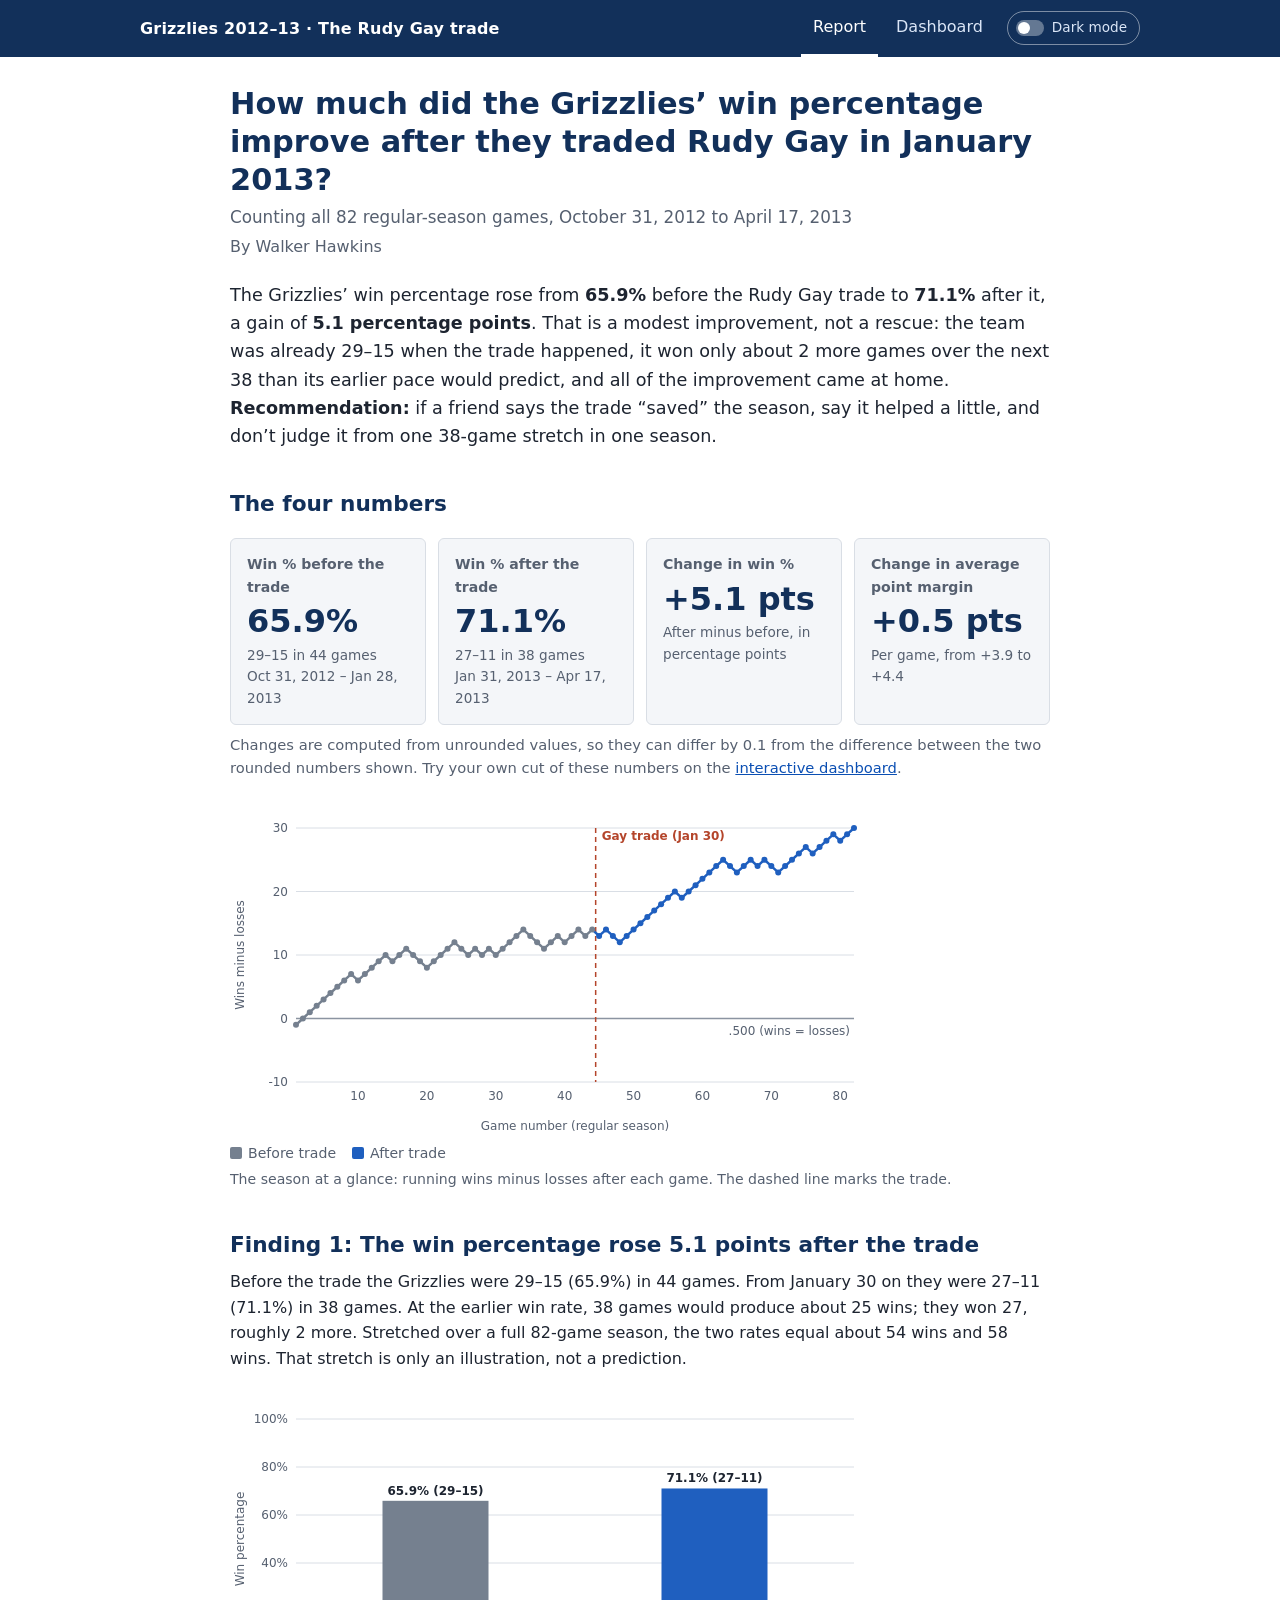
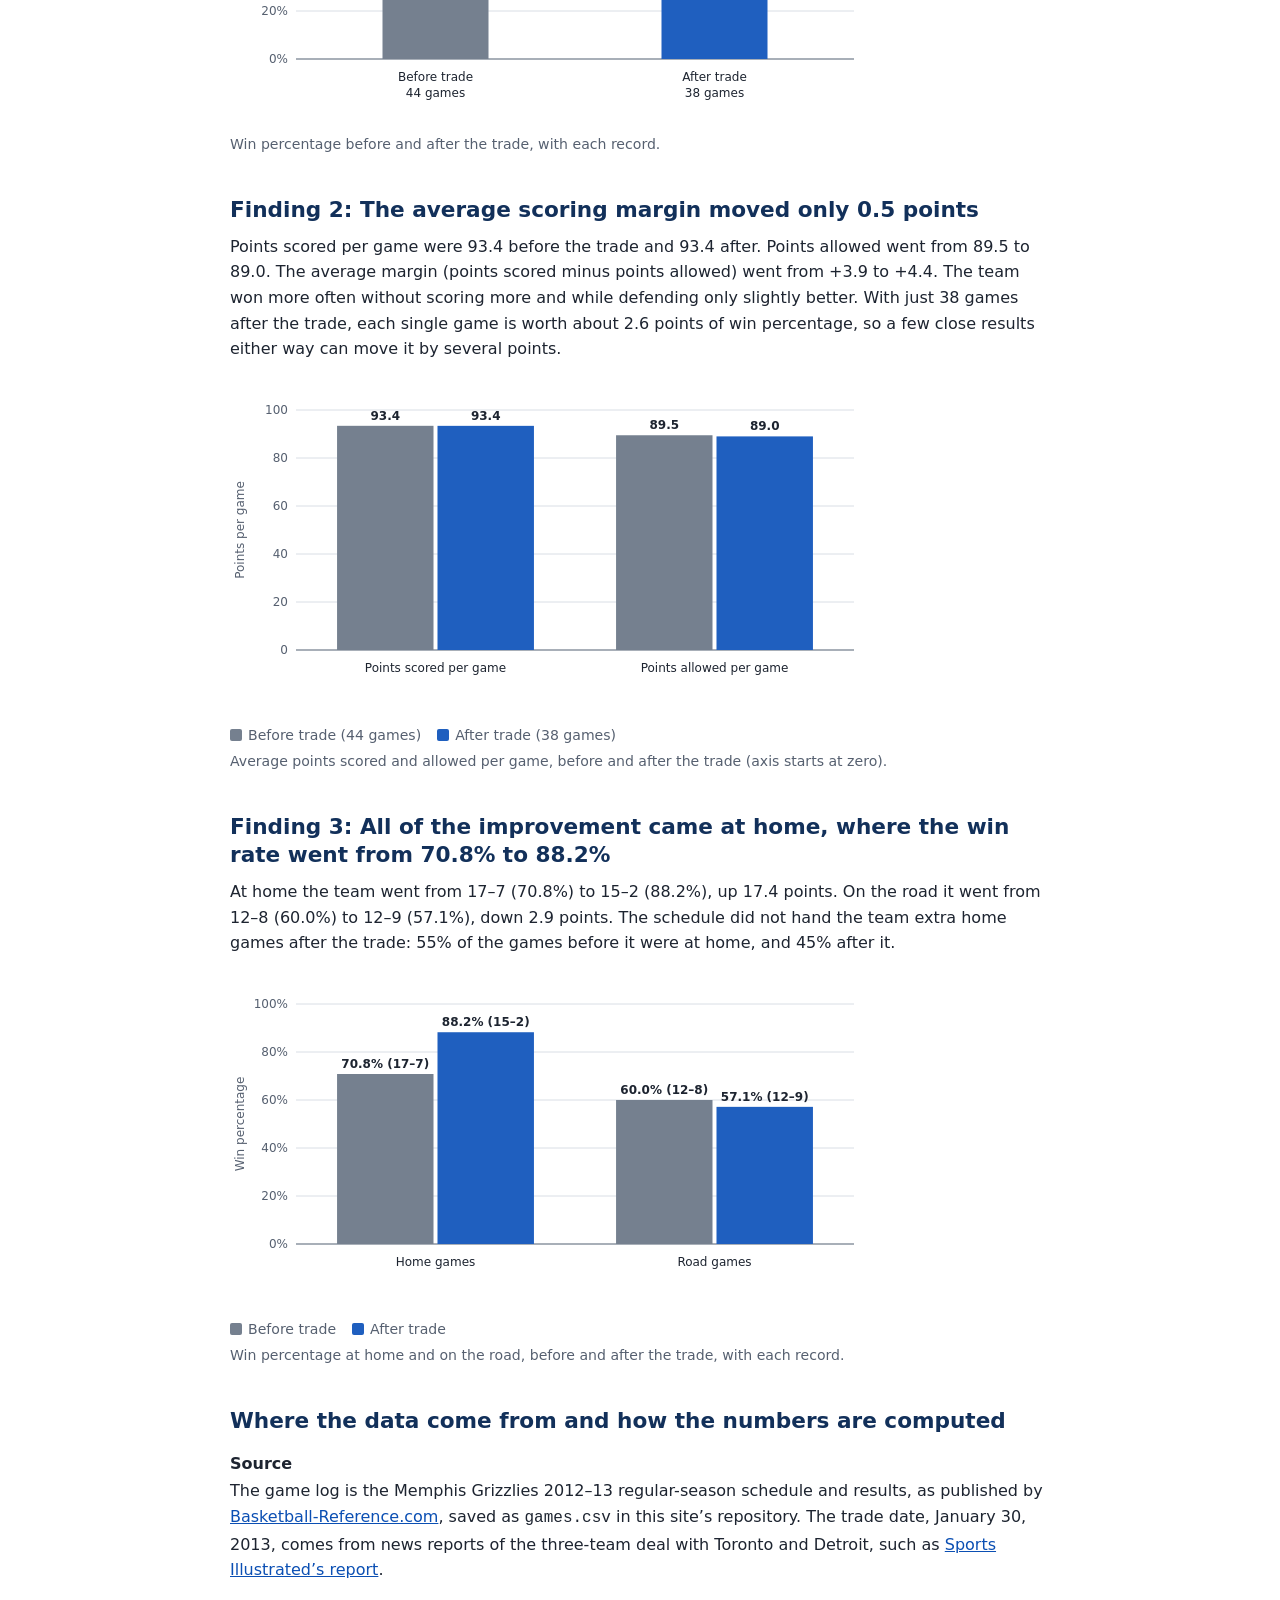
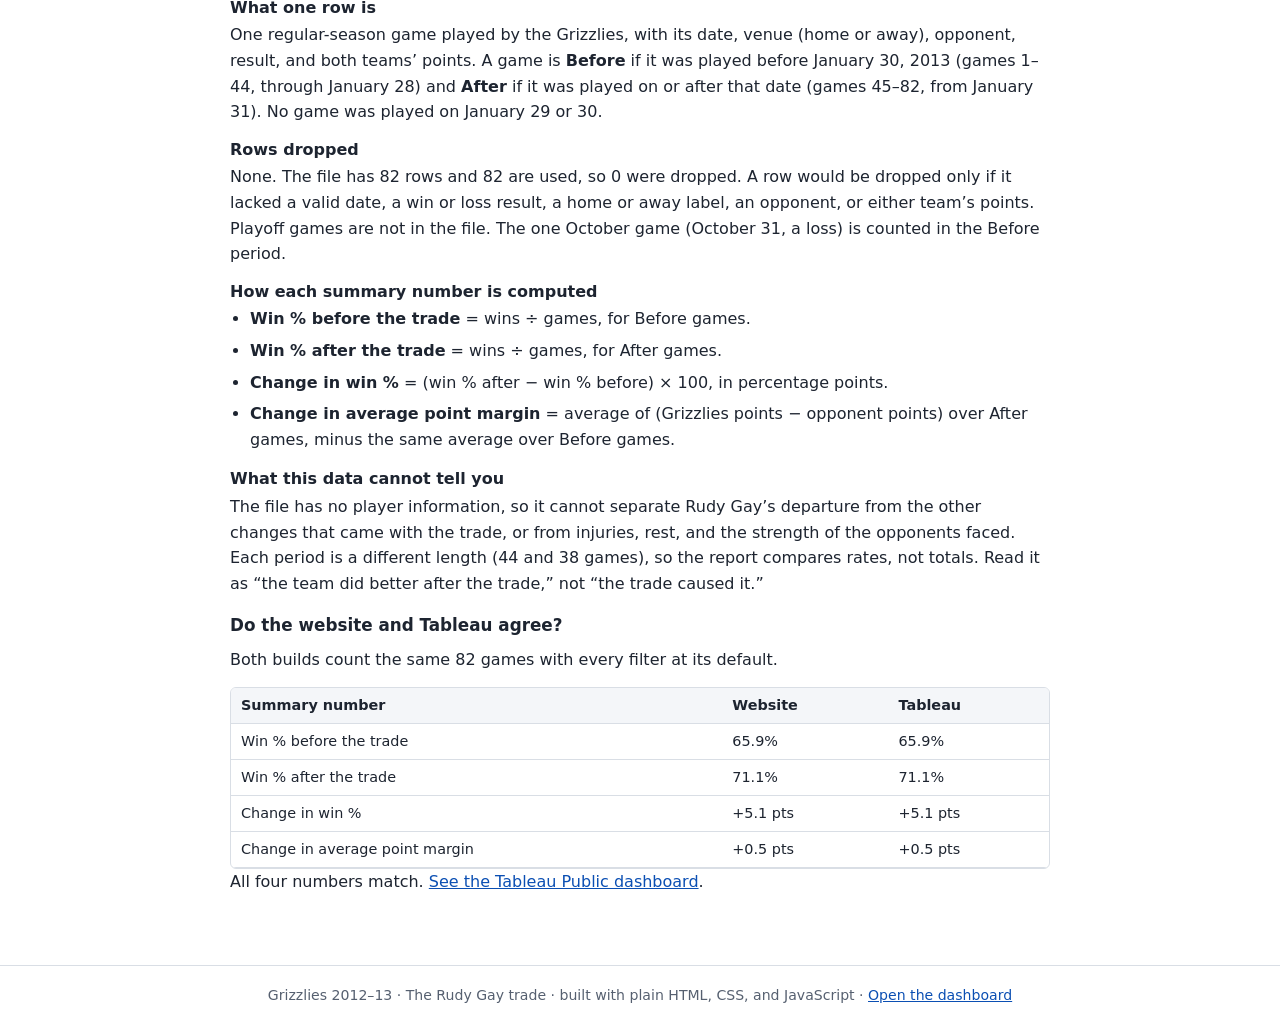
<file: index.html>
<!doctype html>
<html lang="en">
<head>
  <meta charset="utf-8">
  <meta name="viewport" content="width=device-width, initial-scale=1">
  <title>Did the Rudy Gay trade help the Grizzlies? 2012–13 report</title>
  <meta name="description" content="How much did the Grizzlies’ win percentage improve after they traded Rudy Gay in January 2013? All 82 regular-season games, Oct 31, 2012 to Apr 17, 2013.">
  <link rel="icon" href="data:,">
  <script>
    (function () {
      var t = null;
      try { t = localStorage.getItem("theme"); } catch (e) {}
      if (t !== "dark" && t !== "light") {
        t = window.matchMedia && matchMedia("(prefers-color-scheme: dark)").matches ? "dark" : "light";
      }
      document.documentElement.setAttribute("data-theme", t);
      document.documentElement.className += " js";
    })();
  </script>
  <link rel="stylesheet" href="style.css">
</head>
<body>
  <nav class="nav" aria-label="Main">
    <div class="nav-inner">
      <span class="brand">Grizzlies 2012–13 · The Rudy Gay trade</span>
      <ul>
        <li><a href="index.html" aria-current="page">Report</a></li>
        <li><a href="dashboard.html">Dashboard</a></li>
        <li><button type="button" id="theme-toggle" class="theme-toggle" role="switch" aria-checked="false"><span class="knob" aria-hidden="true"></span>Dark mode</button></li>
      </ul>
    </div>
  </nav>

  <main>
    <div id="load-error" class="error" hidden></div>

    <h1>
      How much did the Grizzlies’ win percentage improve after they traded Rudy Gay in January 2013?
      <span class="sub">Counting all 82 regular-season games, October 31, 2012 to April 17, 2013</span>
    </h1>
    <p class="byline">By Walker Hawkins</p>

    <p class="lead">
      The Grizzlies’ win percentage rose from <strong><span data-bind="beforePct">…</span></strong> before the Rudy Gay trade to
      <strong><span data-bind="afterPct">…</span></strong> after it, a gain of <strong><span data-bind="winChangeAbs">…</span> percentage points</strong>.
      That is a modest improvement, not a rescue: the team was already <span data-bind="beforeRecord">…</span> when the trade happened,
      it won only about <span data-bind="excessWins">…</span> more games over the next <span data-bind="afterN">…</span> than its earlier pace would predict,
      and all of the improvement came at home.
      <strong>Recommendation:</strong> if a friend says the trade “saved” the season, say it helped a little, and don’t judge it
      from one <span data-bind="afterN">…</span>-game stretch in one season.
    </p>

    <h2>The four numbers</h2>
    <div class="stats">
      <div class="stat">
        <div class="label">Win % before the trade</div>
        <div class="value" data-bind="beforePct" data-count>…</div>
        <div class="sub"><span data-bind="beforeRecord"></span> in <span data-bind="beforeN"></span> games<br><span data-bind="beforeRange"></span></div>
      </div>
      <div class="stat">
        <div class="label">Win % after the trade</div>
        <div class="value" data-bind="afterPct" data-count>…</div>
        <div class="sub"><span data-bind="afterRecord"></span> in <span data-bind="afterN"></span> games<br><span data-bind="afterRange"></span></div>
      </div>
      <div class="stat">
        <div class="label">Change in win %</div>
        <div class="value"><span data-bind="winChange" data-count>…</span> pts</div>
        <div class="sub">After minus before, in percentage points</div>
      </div>
      <div class="stat">
        <div class="label">Change in average point margin</div>
        <div class="value"><span data-bind="marginChange" data-count>…</span> pts</div>
        <div class="sub">Per game, from <span data-bind="beforeMargin"></span> to <span data-bind="afterMargin"></span></div>
      </div>
    </div>
    <p class="note">Changes are computed from unrounded values, so they can differ by 0.1 from the difference between the two rounded numbers shown.
      Try your own cut of these numbers on the <a href="dashboard.html">interactive dashboard</a>.</p>

    <figure class="chart-box">
      <div class="chart" id="chart-season"></div>
      <figcaption>The season at a glance: running wins minus losses after each game. The dashed line marks the trade.</figcaption>
    </figure>

    <section class="finding reveal">
    <h2>Finding 1: The win percentage rose <span data-bind="winChangeAbs">…</span> points after the trade</h2>
    <p>
      Before the trade the Grizzlies were <span data-bind="beforeRecord">…</span> (<span data-bind="beforePct">…</span>) in <span data-bind="beforeN">…</span> games.
      From January 30 on they were <span data-bind="afterRecord">…</span> (<span data-bind="afterPct">…</span>) in <span data-bind="afterN">…</span> games.
      At the earlier win rate, <span data-bind="afterN">…</span> games would produce about <span data-bind="expectedWins">…</span> wins; they won <span data-bind="actualWins">…</span>,
      roughly <span data-bind="excessWins">…</span> more. Stretched over a full 82-game season, the two rates equal about
      <span data-bind="paceBefore">…</span> wins and <span data-bind="paceAfter">…</span> wins. That stretch is only an illustration, not a prediction.
    </p>
    <figure class="chart-box">
      <div class="chart" id="chart-win"></div>
      <figcaption>Win percentage before and after the trade, with each record.</figcaption>
    </figure>
    </section>

    <section class="finding reveal">
    <h2>Finding 2: The average scoring margin moved only <span data-bind="marginChangeAbs">…</span> points</h2>
    <p>
      Points scored per game were <span data-bind="beforePF">…</span> before the trade and <span data-bind="afterPF">…</span> after.
      Points allowed went from <span data-bind="beforePA">…</span> to <span data-bind="afterPA">…</span>.
      The average margin (points scored minus points allowed) went from <span data-bind="beforeMargin">…</span> to <span data-bind="afterMargin">…</span>.
      The team won more often without scoring more and while defending only slightly better. With just <span data-bind="afterN">…</span> games after the trade,
      each single game is worth about <span data-bind="onePct">…</span> points of win percentage, so a few close results either way can move it by several points.
    </p>
    <figure class="chart-box">
      <div class="chart" id="chart-points"></div>
      <figcaption>Average points scored and allowed per game, before and after the trade (axis starts at zero).</figcaption>
    </figure>
    </section>

    <section class="finding reveal">
    <h2>Finding 3: All of the improvement came at home, where the win rate went from <span data-bind="homeBeforePct">…</span> to <span data-bind="homeAfterPct">…</span></h2>
    <p>
      At home the team went from <span data-bind="homeBeforeRec">…</span> (<span data-bind="homeBeforePct">…</span>) to <span data-bind="homeAfterRec">…</span>
      (<span data-bind="homeAfterPct">…</span>), up <span data-bind="homeChangeAbs">…</span> points. On the road it went from
      <span data-bind="awayBeforeRec">…</span> (<span data-bind="awayBeforePct">…</span>) to <span data-bind="awayAfterRec">…</span>
      (<span data-bind="awayAfterPct">…</span>), down <span data-bind="awayChangeAbs">…</span> points. The schedule did not hand the team extra home games after
      the trade: <span data-bind="homeShareBefore">…</span> of the games before it were at home, and <span data-bind="homeShareAfter">…</span> after it.
    </p>
    <figure class="chart-box">
      <div class="chart" id="chart-venue"></div>
      <figcaption>Win percentage at home and on the road, before and after the trade, with each record.</figcaption>
    </figure>
    </section>

    <section class="method" id="data">
      <h2>Where the data come from and how the numbers are computed</h2>
      <dl>
        <dt>Source</dt>
        <dd>The game log is the Memphis Grizzlies 2012–13 regular-season schedule and results, as published by
          <a href="https://www.basketball-reference.com/">Basketball-Reference.com</a>, saved as <code>games.csv</code> in this site’s repository.
          The trade date, January 30, 2013, comes from news reports of the three-team deal with Toronto and Detroit, such as
          <a href="https://www.si.com/nba/2013/01/30/rudy-gay-memphis-grizzlies-toronto-raptors-detroit-pistons">Sports Illustrated’s report</a>.</dd>

        <dt>What one row is</dt>
        <dd>One regular-season game played by the Grizzlies, with its date, venue (home or away), opponent, result, and both teams’ points.
          A game is <strong>Before</strong> if it was played before January 30, 2013 (games 1–44, through January 28) and <strong>After</strong> if it was played on
          or after that date (games 45–82, from January 31). No game was played on January 29 or 30.</dd>

        <dt>Rows dropped</dt>
        <dd>None. The file has <span data-bind="rowsRead">…</span> rows and <span data-bind="rowsUsed">…</span> are used, so <span data-bind="rowsDropped">…</span> were dropped.
          A row would be dropped only if it lacked a valid date, a win or loss result, a home or away label, an opponent, or either team’s points.
          Playoff games are not in the file. The one October game (October 31, a loss) is counted in the Before period.</dd>

        <dt>How each summary number is computed</dt>
        <dd>
          <ul>
            <li><strong>Win % before the trade</strong> = wins ÷ games, for Before games.</li>
            <li><strong>Win % after the trade</strong> = wins ÷ games, for After games.</li>
            <li><strong>Change in win %</strong> = (win % after − win % before) × 100, in percentage points.</li>
            <li><strong>Change in average point margin</strong> = average of (Grizzlies points − opponent points) over After games, minus the same average over Before games.</li>
          </ul>
        </dd>

        <dt>What this data cannot tell you</dt>
        <dd>The file has no player information, so it cannot separate Rudy Gay’s departure from the other changes that came with the trade, or from injuries, rest, and the strength of
          the opponents faced. Each period is a different length (<span data-bind="beforeN">…</span> and <span data-bind="afterN">…</span> games), so the report compares rates, not totals.
          Read it as “the team did better after the trade,” not “the trade caused it.”</dd>
      </dl>
    <h3>Do the website and Tableau agree?</h3>
<p>Both builds count the same 82 games with every filter at its default.</p>
<div class="table-wrap">
  <table>
    <thead>
      <tr><th>Summary number</th><th>Website</th><th>Tableau</th></tr>
    </thead>
    <tbody>
      <tr><td>Win % before the trade</td><td>65.9%</td><td>65.9%</td></tr>
      <tr><td>Win % after the trade</td><td>71.1%</td><td>71.1%</td></tr>
      <tr><td>Change in win %</td><td>+5.1 pts</td><td>+5.1 pts</td></tr>
      <tr><td>Change in average point margin</td><td>+0.5 pts</td><td>+0.5 pts</td></tr>
    </tbody>
  </table>
</div>
<p>All four numbers match. <a href="https://public.tableau.com/app/profile/walker.hawkins/viz/RudyGayTradeEffectonthe2012-2013Grizzlies/RudyGayTradeAffect">See the Tableau Public dashboard</a>.</p></section>
  </main>

  <footer>Grizzlies 2012–13 · The Rudy Gay trade · built with plain HTML, CSS, and JavaScript · <a href="dashboard.html">Open the dashboard</a></footer>

  <script src="app.js"></script>
  <script src="report.js"></script>
</body>
</html>
</file>
<file: style.css>
/* Shared look for both pages. Plain on purpose. Light and dark themes. */
:root {
  color-scheme: light;
  --bg: #ffffff;
  --fg: #1d2430;
  --muted: #566070;
  --line: #d9dee5;
  --line-strong: #aab3bf;
  --card: #f4f6f9;
  --heading: #12305a;
  --nav-bg: #12305a;
  --btn-bg: #12305a;
  --btn-fg: #ffffff;
  --before: #75808f;
  --after: #1f5fbf;
  --link: #0b4fb3;
  --marker: #b4452b;
  --zero: #8b94a1;
  --field-bg: #ffffff;
  --hover-bg: #e8effa;
  --err-bg: #fdecea;
  --err-fg: #7a1d12;
  --err-line: #e0a39b;
}

:root[data-theme="dark"] {
  color-scheme: dark;
  --bg: #0f141b;
  --fg: #e6ebf2;
  --muted: #a0abba;
  --line: #2a3340;
  --line-strong: #4a5668;
  --card: #171e28;
  --heading: #a9c8ff;
  --nav-bg: #0a1626;
  --btn-bg: #5b9bff;
  --btn-fg: #0b1a31;
  --before: #8e99a8;
  --after: #5b9bff;
  --link: #8fb8ff;
  --marker: #ff8a6b;
  --zero: #6b7686;
  --field-bg: #0f141b;
  --hover-bg: #223046;
  --err-bg: #3a1b18;
  --err-fg: #ffb4a8;
  --err-line: #7a3a33;
}

* { box-sizing: border-box; }

html { -webkit-text-size-adjust: 100%; }

body {
  margin: 0;
  font: 16px/1.6 system-ui, -apple-system, "Segoe UI", Roboto, Helvetica, Arial, sans-serif;
  color: var(--fg);
  background: var(--bg);
}

a { color: var(--link); }

/* Navigation bar (same on both pages) */
.nav { background: var(--nav-bg); color: #fff; }
.nav-inner {
  max-width: 1040px;
  margin: 0 auto;
  padding: 0 20px;
  display: flex;
  align-items: center;
  justify-content: space-between;
  gap: 16px;
  min-height: 52px;
  flex-wrap: wrap;
}
.nav .brand { font-weight: 700; letter-spacing: 0.2px; }
.nav ul { list-style: none; margin: 0; padding: 0; display: flex; gap: 6px; align-items: center; }
.nav a {
  display: inline-block;
  padding: 14px 12px;
  color: #dbe6f7;
  text-decoration: none;
  border-bottom: 3px solid transparent;
}
.nav a:hover { color: #fff; }
.nav a[aria-current="page"] { color: #fff; border-bottom-color: #fff; }

/* Dark mode switch */
.theme-toggle {
  display: inline-flex;
  align-items: center;
  gap: 8px;
  margin-left: 6px;
  padding: 5px 12px 5px 8px;
  font-size: 0.85rem;
  background: transparent;
  color: #dbe6f7;
  border: 1px solid rgba(255, 255, 255, 0.45);
  border-radius: 999px;
}
.theme-toggle:hover { background: rgba(255, 255, 255, 0.12); color: #fff; }
.theme-toggle .knob {
  position: relative;
  display: inline-block;
  width: 28px;
  height: 16px;
  border-radius: 999px;
  background: rgba(255, 255, 255, 0.35);
}
.theme-toggle .knob::after {
  content: "";
  position: absolute;
  top: 2px;
  left: 2px;
  width: 12px;
  height: 12px;
  border-radius: 50%;
  background: #fff;
  transition: transform 0.2s;
}
.theme-toggle[aria-checked="true"] .knob { background: #5b9bff; }
.theme-toggle[aria-checked="true"] .knob::after { transform: translateX(12px); }

/* Page body */
main { max-width: 860px; margin: 0 auto; padding: 28px 20px 56px; }
main.wide { max-width: 1040px; }

h1 { font-size: 1.9rem; line-height: 1.25; margin: 0 0 6px; color: var(--heading); }
h1 .sub { display: block; font-size: 1.05rem; font-weight: 400; color: var(--muted); margin-top: 8px; }
h2 { font-size: 1.35rem; line-height: 1.3; margin: 40px 0 10px; color: var(--heading); }
h3 { font-size: 1.05rem; margin: 0 0 8px; }
p { margin: 0 0 14px; }
.byline { color: var(--muted); margin-bottom: 22px; }
.lead { font-size: 1.1rem; }
.note { color: var(--muted); font-size: 0.92rem; }

/* Four summary numbers */
.stats {
  display: grid;
  grid-template-columns: repeat(auto-fit, minmax(190px, 1fr));
  gap: 12px;
  margin: 20px 0 8px;
}
.stat {
  background: var(--card);
  border: 1px solid var(--line);
  border-radius: 6px;
  padding: 14px 16px;
}
.stat .label { font-size: 0.88rem; color: var(--muted); font-weight: 600; }
.stat .value { font-size: 2rem; font-weight: 700; color: var(--heading); line-height: 1.2; margin: 4px 0; font-variant-numeric: tabular-nums; }
.stat .sub { font-size: 0.85rem; color: var(--muted); }

/* Scroll reveal: content is always visible if JavaScript is off */
.js .reveal { opacity: 0; transform: translateY(18px); transition: opacity 0.6s ease, transform 0.6s ease; }
.js .reveal.in { opacity: 1; transform: none; }
@media (prefers-reduced-motion: reduce) {
  .js .reveal { opacity: 1; transform: none; transition: none; }
}

/* Charts */
figure.chart-box { margin: 18px 0 8px; padding: 0; }
figure.chart-box figcaption { font-size: 0.88rem; color: var(--muted); margin-top: 4px; }
.chart svg { width: 100%; height: auto; display: block; max-width: 640px; }
.panel.full .chart svg { max-width: 860px; }
.chart .grid { stroke: var(--line); stroke-width: 1; }
.chart .zero { stroke: var(--zero); stroke-width: 1.5; }
.chart .refline { stroke: var(--fg); stroke-width: 1.5; stroke-dasharray: 6 4; }
.chart text { fill: var(--fg); font-size: 12px; font-family: inherit; }
.chart text.tick { fill: var(--muted); }
.chart text.val { font-weight: 600; }
.chart text.ytitle { fill: var(--muted); }
.chart .marker { stroke: var(--marker); stroke-width: 1.5; stroke-dasharray: 5 4; }
.chart text.marker-label { fill: var(--marker); font-weight: 600; }
.chart .empty { padding: 40px 0; color: var(--muted); }
.legend { display: flex; flex-wrap: wrap; gap: 6px 16px; font-size: 0.88rem; color: var(--muted); margin-top: 4px; }
.legend span.sw { display: inline-block; width: 12px; height: 12px; margin-right: 6px; vertical-align: -1px; border-radius: 2px; }

/* Closing section */
.method ul { padding-left: 20px; margin: 0 0 14px; }
.method li { margin-bottom: 6px; }
.method dt { font-weight: 700; margin-top: 12px; }
.method dd { margin: 2px 0 0; }

/* Buttons and fields */
button {
  font: inherit;
  padding: 8px 14px;
  border: 1px solid var(--btn-bg);
  background: var(--btn-bg);
  color: var(--btn-fg);
  border-radius: 4px;
  cursor: pointer;
}
button:hover { filter: brightness(1.12); }
button.secondary { background: transparent; color: var(--link); border-color: var(--link); }
button.chip {
  background: transparent;
  color: var(--fg);
  border: 1px solid var(--line-strong);
  padding: 5px 13px;
  border-radius: 999px;
  font-size: 0.9rem;
}
button.chip:hover { background: var(--hover-bg); filter: none; }
button.chip[aria-pressed="true"] { background: var(--btn-bg); color: var(--btn-fg); border-color: var(--btn-bg); }
:focus-visible { outline: 3px solid #f0a800; outline-offset: 2px; }

/* Dashboard filters */
.quick { display: flex; flex-wrap: wrap; gap: 8px; align-items: center; margin: 16px 0 0; }
.quick .qlabel { font-size: 0.85rem; font-weight: 600; color: var(--muted); margin-right: 4px; }

.filters {
  display: grid;
  grid-template-columns: repeat(auto-fit, minmax(170px, 1fr));
  gap: 12px;
  align-items: end;
  background: var(--card);
  border: 1px solid var(--line);
  border-radius: 6px;
  padding: 14px 16px;
  margin: 12px 0 6px;
}
.field label { display: block; font-size: 0.85rem; font-weight: 600; color: var(--muted); margin-bottom: 4px; }
.field select, .field input[type="date"], .combo input {
  width: 100%;
  font: inherit;
  padding: 7px 8px;
  border: 1px solid var(--line-strong);
  border-radius: 4px;
  background: var(--field-bg);
  color: var(--fg);
}
.actions { display: flex; gap: 8px; flex-wrap: wrap; }
.filters .field.actions { grid-column: 1 / -1; }

#status { margin: 6px 0 0; color: var(--muted); font-size: 0.92rem; min-height: 1.4em; }

.charts {
  display: grid;
  grid-template-columns: repeat(auto-fit, minmax(420px, 1fr));
  gap: 24px 28px;
  margin-top: 22px;
}
.panel { min-width: 0; }
.panel.full { grid-column: 1 / -1; }

/* Map */
#map { height: 400px; border: 1px solid var(--line); border-radius: 6px; background: var(--card); }
:root[data-theme="dark"] .leaflet-tile-pane { filter: invert(1) hue-rotate(180deg) brightness(0.95) contrast(0.9); }
.map-key { display: flex; flex-wrap: wrap; gap: 6px 16px; font-size: 0.88rem; color: var(--muted); margin-top: 6px; }
.map-key .dot { display: inline-block; width: 12px; height: 12px; border-radius: 50%; border: 1px solid #1d2430; margin-right: 6px; vertical-align: -1px; }
.map-key .dot.hollow { background: transparent; border: 1.5px dashed #6b7686; }
.map-key .dot.home { background: #fff; border: 3px solid #12305a; }

/* Team search and spotlight */
.combo { position: relative; max-width: 420px; }
.combo ul {
  position: absolute;
  z-index: 1000;
  left: 0;
  right: 0;
  top: 100%;
  margin: 2px 0 0;
  padding: 4px 0;
  list-style: none;
  background: var(--field-bg);
  border: 1px solid var(--line-strong);
  border-radius: 4px;
  max-height: 260px;
  overflow: auto;
  box-shadow: 0 6px 18px rgba(0, 0, 0, 0.2);
}
.combo li { padding: 7px 12px; cursor: pointer; }
.combo li:hover, .combo li[aria-selected="true"] { background: var(--hover-bg); }

.spotlight {
  border: 1px solid var(--line);
  background: var(--card);
  border-radius: 8px;
  padding: 16px 18px;
  margin-top: 14px;
  animation: pop 0.35s ease;
}
@keyframes pop { from { opacity: 0; transform: translateY(8px); } to { opacity: 1; transform: none; } }
@media (prefers-reduced-motion: reduce) { .spotlight { animation: none; } }
.spotlight h3 { font-size: 1.3rem; margin: 0; color: var(--heading); }
.spotlight .where { color: var(--muted); font-size: 0.9rem; margin: 2px 0 10px; }
.spotlight .cols { display: grid; grid-template-columns: repeat(auto-fit, minmax(300px, 1fr)); gap: 12px 24px; align-items: start; }
table.compare { border-collapse: collapse; font-size: 0.95rem; width: 100%; }
table.compare th, table.compare td { position: static; background: transparent; padding: 5px 8px; border-bottom: 1px solid var(--line); text-align: right; white-space: normal; }
table.compare th:first-child, table.compare td:first-child { text-align: left; }
.spotlight ul.games { padding-left: 18px; margin: 10px 0; font-size: 0.92rem; }
.spotlight .actions { margin-top: 10px; }

/* Table */
.table-wrap { max-height: 420px; overflow: auto; border: 1px solid var(--line); border-radius: 6px; margin-top: 8px; }
table { border-collapse: collapse; width: 100%; font-size: 0.9rem; }
th, td { text-align: left; padding: 6px 10px; border-bottom: 1px solid var(--line); white-space: nowrap; }
th { position: sticky; top: 0; background: var(--card); z-index: 1; }
td.num, th.num { text-align: right; }
tr.after td:last-child { color: var(--after); font-weight: 600; }

.error { background: var(--err-bg); border: 1px solid var(--err-line); color: var(--err-fg); padding: 12px 14px; border-radius: 6px; margin: 16px 0; }

footer { border-top: 1px solid var(--line); color: var(--muted); font-size: 0.88rem; padding: 18px 20px 28px; text-align: center; }

@media (max-width: 520px) {
  h1 { font-size: 1.5rem; }
  .charts { grid-template-columns: 1fr; }
  .nav .brand { font-size: 0.9rem; }
  #map { height: 320px; }
}
</file>
